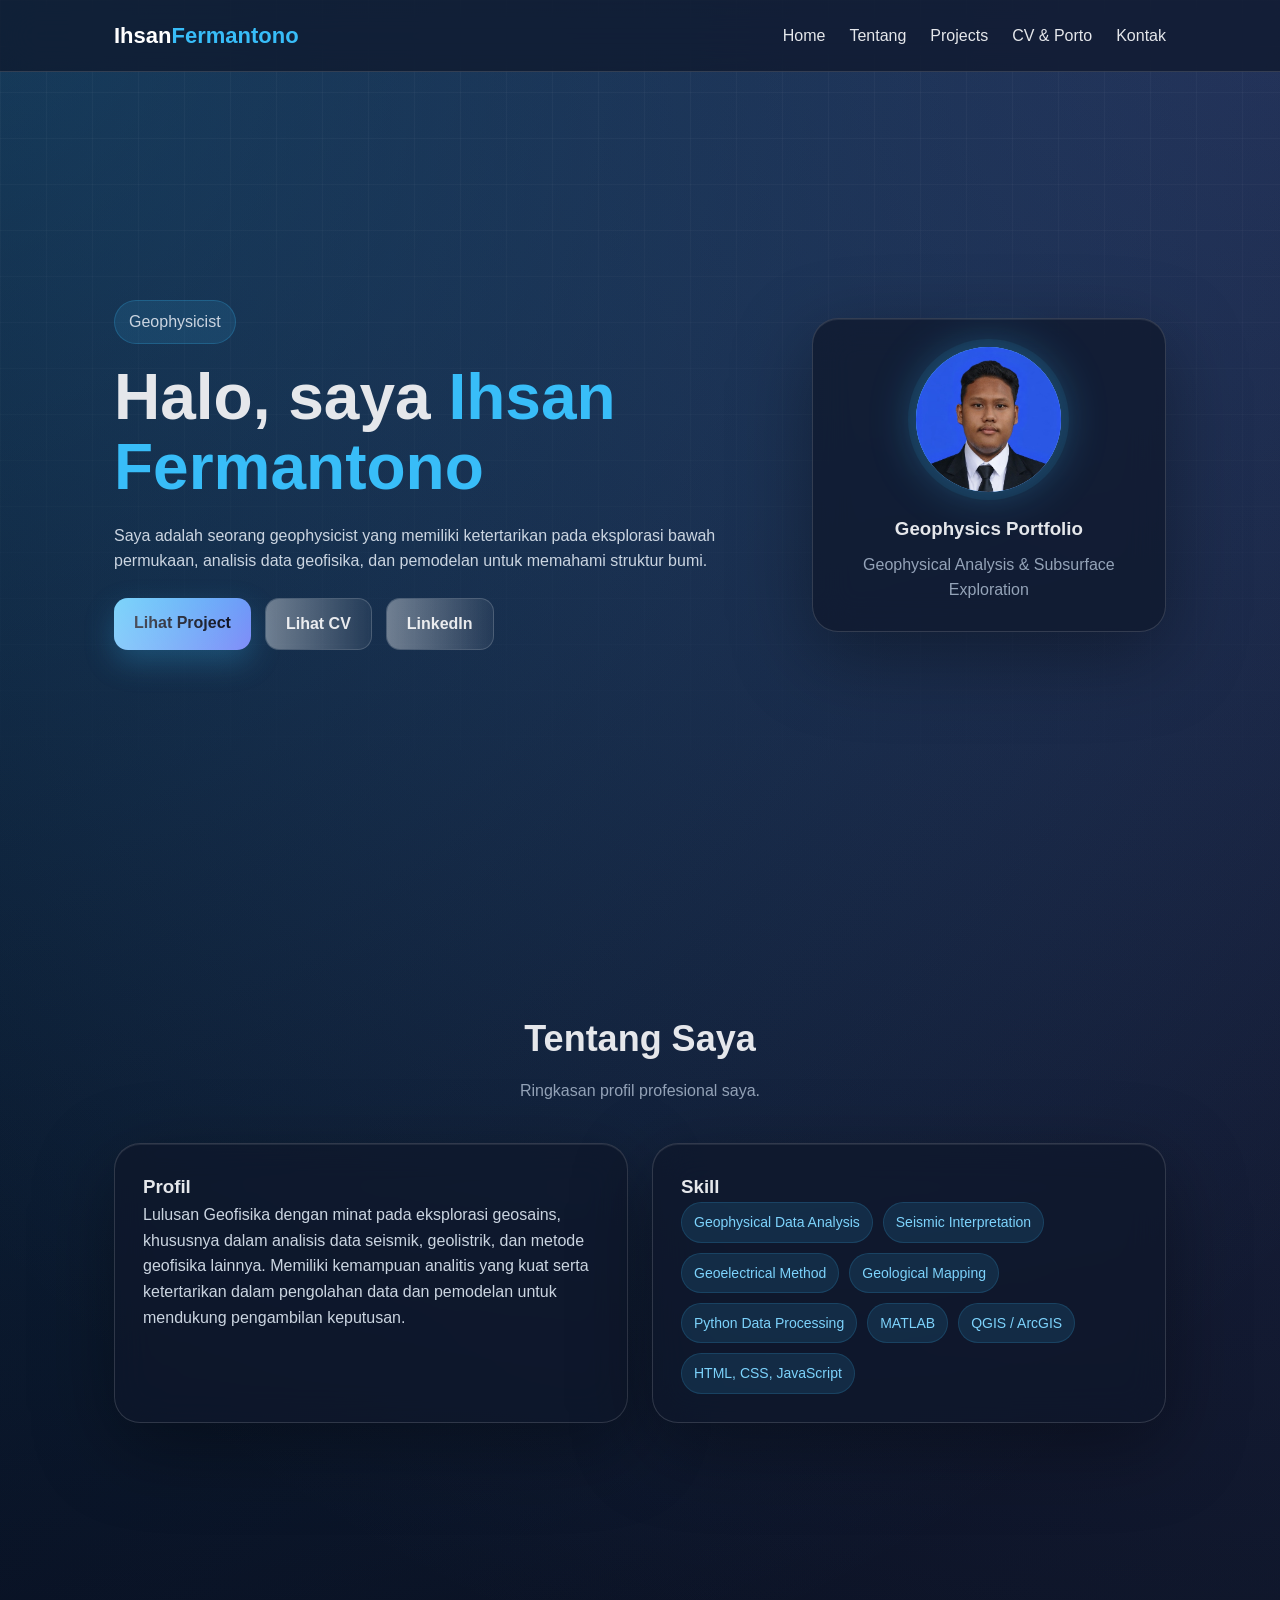
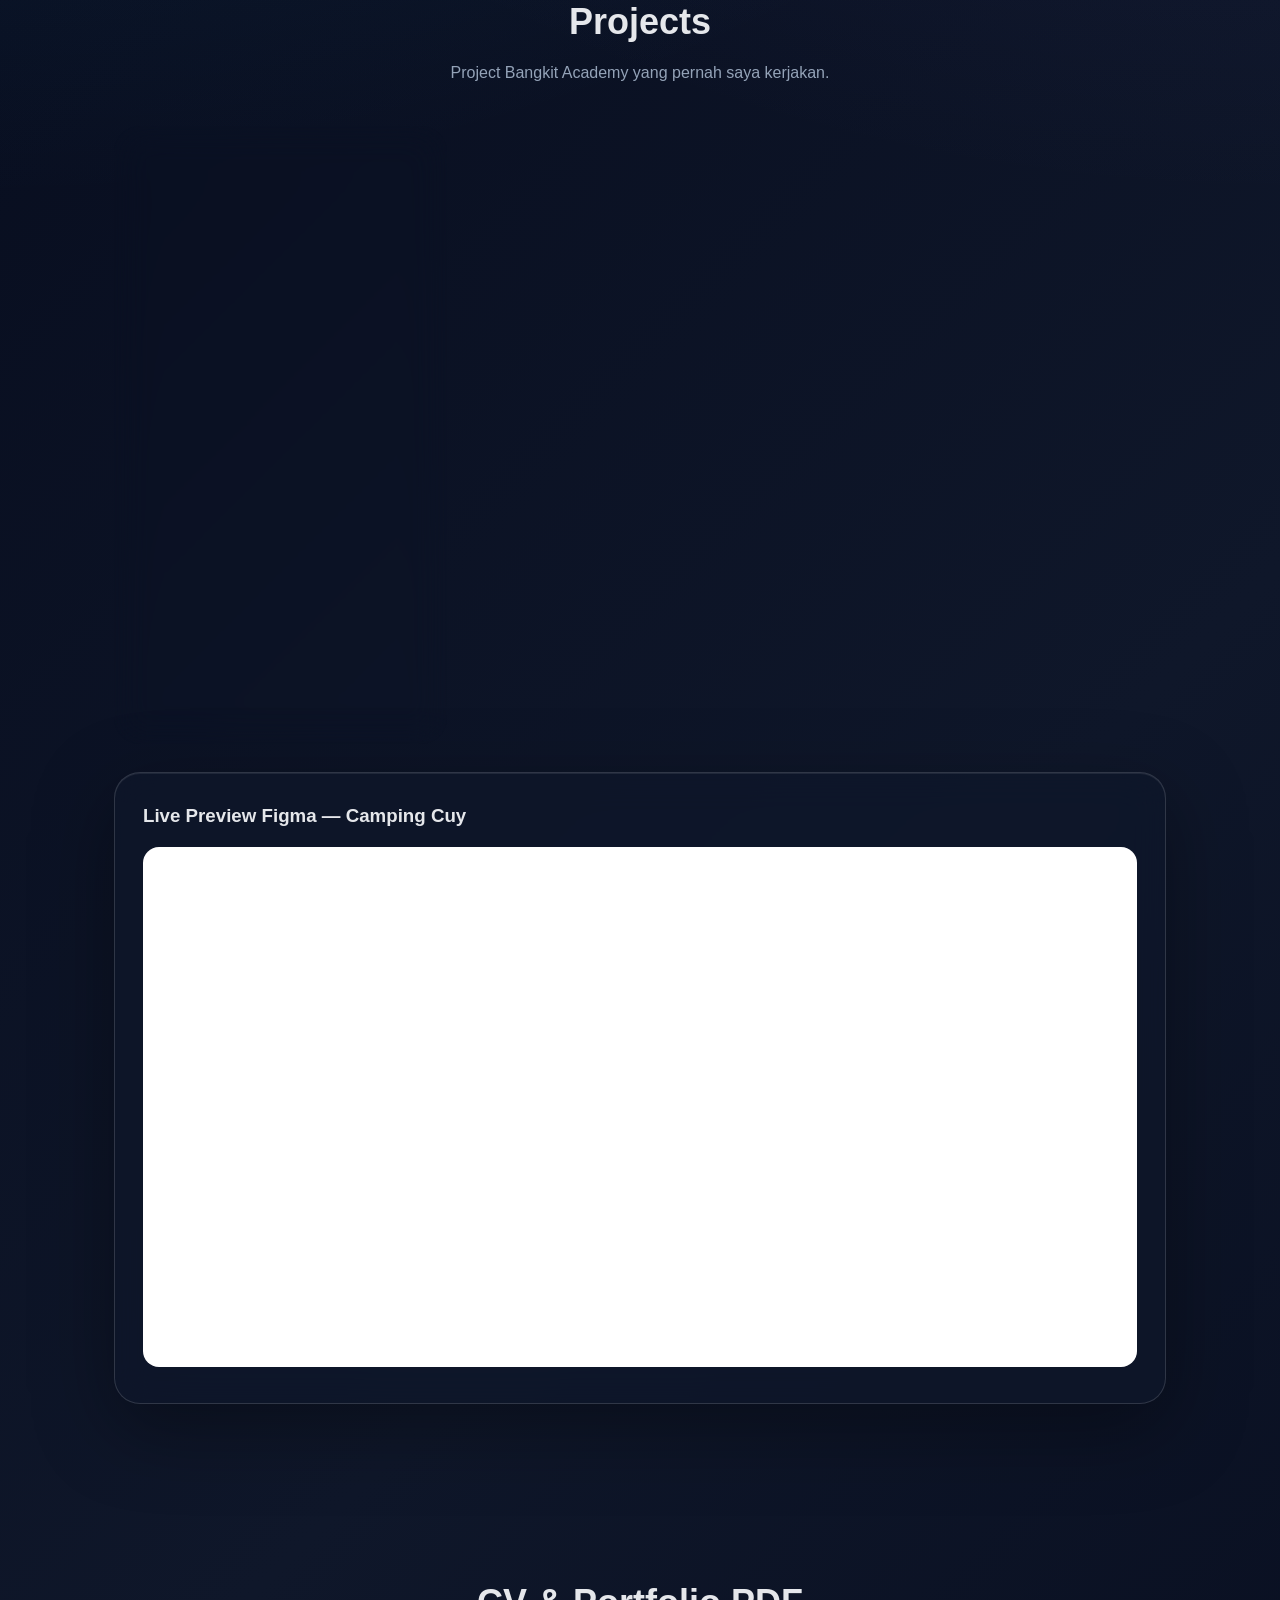
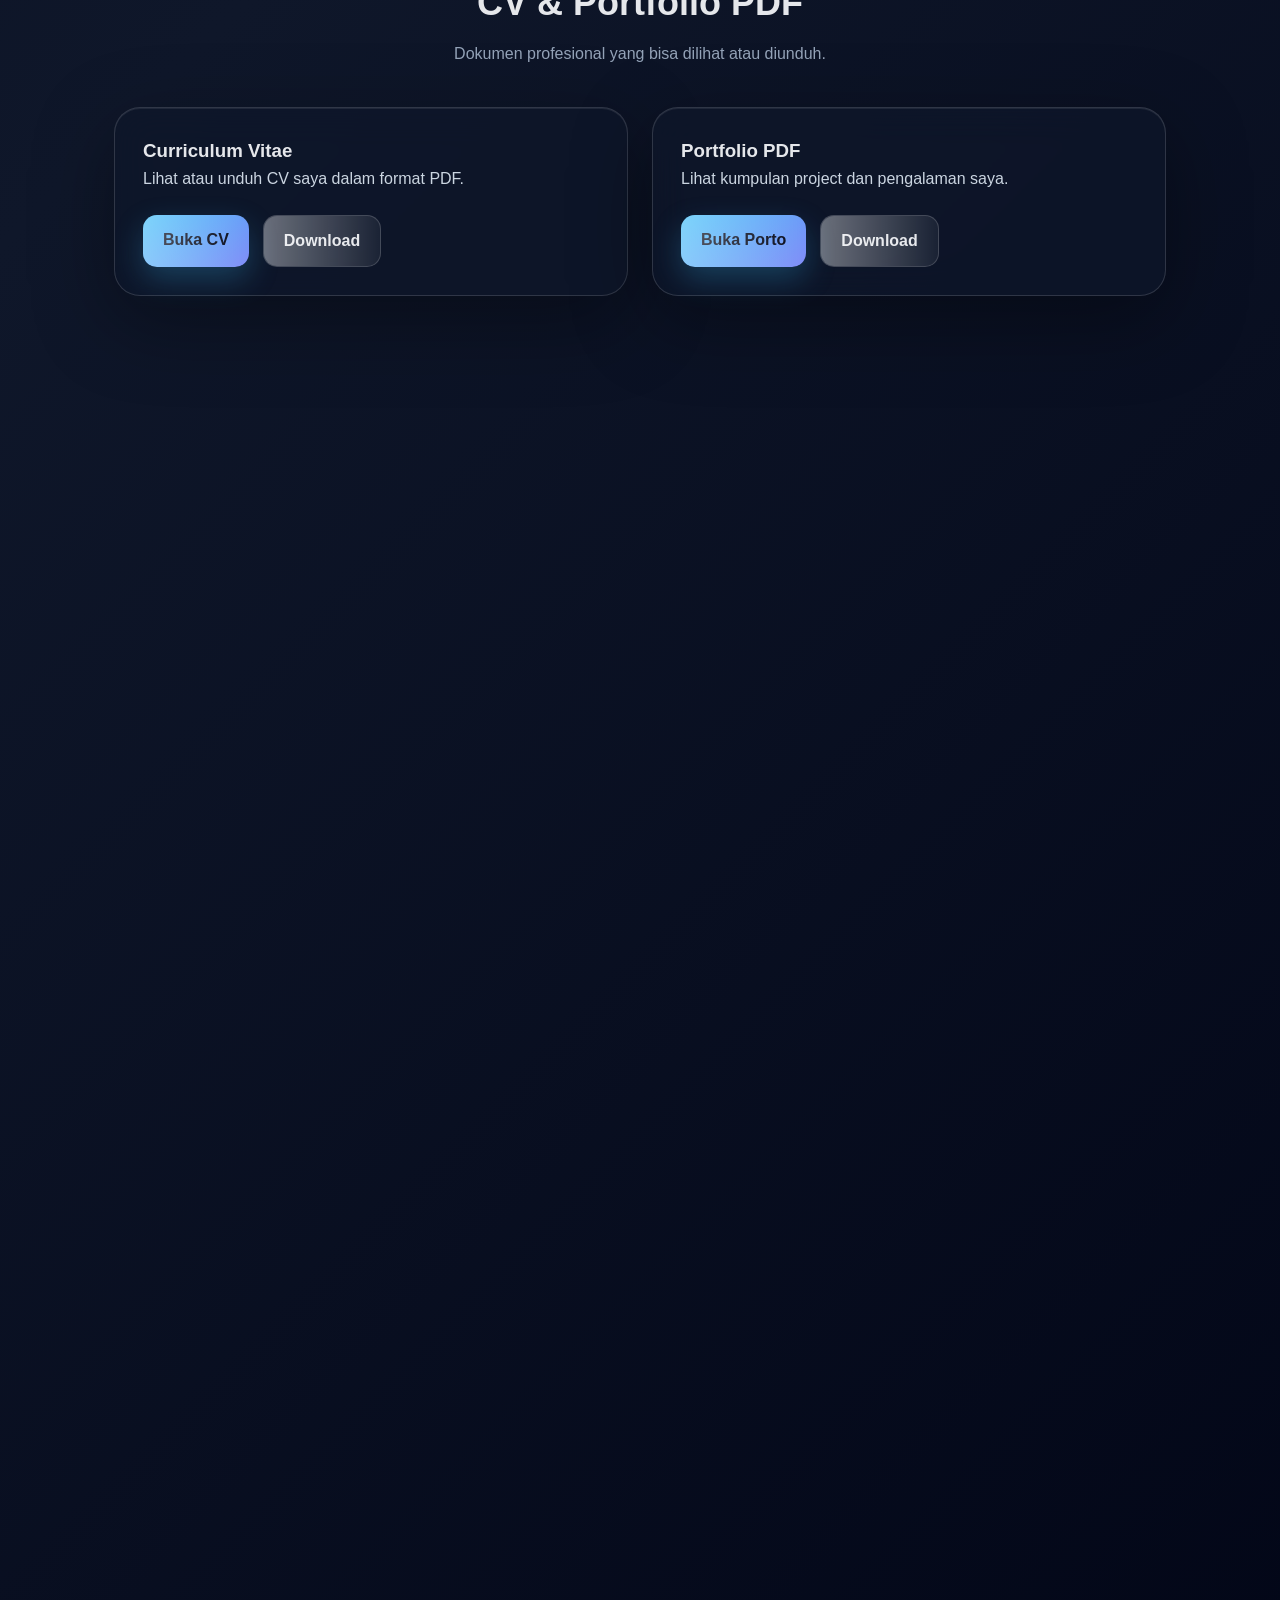
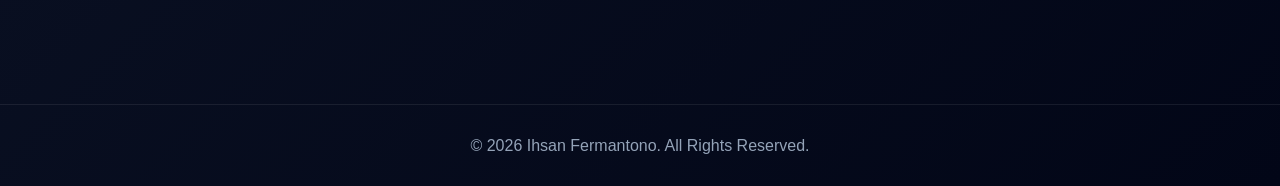
<file: index.html>
<!DOCTYPE html>
<html lang="id">
<head>
  <meta charset="UTF-8" />
  <meta name="viewport" content="width=device-width, initial-scale=1.0" />
  <title>Ihsan Fermantono | Geophysics Portfolio</title>
  <link rel="stylesheet" href="style.css" />
</head>
<body>

  <header class="header">
    <nav class="navbar">
      <h1 class="logo">Ihsan<span>Fermantono</span></h1>

      <button class="menu-toggle" id="menuToggle">☰</button>

      <ul class="nav-links" id="navLinks">
        <li><a href="#home">Home</a></li>
        <li><a href="#about">Tentang</a></li>
        <li><a href="#projects">Projects</a></li>
        <li><a href="#documents">CV & Porto</a></li>
        <li><a href="#contact">Kontak</a></li>
      </ul>
    </nav>
  </header>

  <main>

    <section id="home" class="hero section">
      <div class="hero-content reveal">
        <p class="badge">Geophysicist</p>

        <h2>Halo, saya <span>Ihsan Fermantono</span></h2>

        <p>
          Saya adalah seorang geophysicist yang memiliki ketertarikan pada eksplorasi bawah permukaan,
          analisis data geofisika, dan pemodelan untuk memahami struktur bumi.
        </p>

        <div class="hero-buttons">
          <a href="#projects" class="btn primary">Lihat Project</a>
          <a href="#documents" class="btn secondary">Lihat CV</a>
          <a href="https://www.linkedin.com/in/ihsanfermantono/" target="_blank" class="btn secondary">LinkedIn</a>
        </div>
      </div>

      <div class="hero-card reveal">
        <div class="profile-circle">
          <img src="assets/profile.jpg" alt="Foto Ihsan Fermantono" />
        </div>
        <h3>Geophysics Portfolio</h3>
        <p>Geophysical Analysis & Subsurface Exploration</p>
      </div>
    </section>

    <section id="about" class="about section">
      <div class="section-title reveal">
        <h2>Tentang Saya</h2>
        <p>Ringkasan profil profesional saya.</p>
      </div>

      <div class="about-grid">
        <div class="about-card reveal">
          <h3>Profil</h3>
          <p>
            Lulusan Geofisika dengan minat pada eksplorasi geosains, khususnya dalam analisis data seismik,
            geolistrik, dan metode geofisika lainnya. Memiliki kemampuan analitis yang kuat serta
            ketertarikan dalam pengolahan data dan pemodelan untuk mendukung pengambilan keputusan.
          </p>
        </div>

        <div class="about-card reveal">
          <h3>Skill</h3>
          <div class="skills">
            <span>Geophysical Data Analysis</span>
            <span>Seismic Interpretation</span>
            <span>Geoelectrical Method</span>
            <span>Geological Mapping</span>
            <span>Python Data Processing</span>
            <span>MATLAB</span>
            <span>QGIS / ArcGIS</span>
            <span>HTML, CSS, JavaScript</span>
          </div>
        </div>
      </div>
    </section>
    <section id="projects" class="projects section">
  <div class="section-title reveal">
    <h2>Projects</h2>
    <p>Project Bangkit Academy yang pernah saya kerjakan.</p>
  </div>

  <div class="project-grid">
    <article class="project-card active">
      <div class="project-img">
        <img src="assets/camping-cuy.png" alt="Camping Cuy Project">
      </div>

      <div class="project-content">
        <h3>Camping Cuy</h3>

        <p>
          Camping Cuy adalah aplikasi project tim Bangkit Academy yang berfokus
          pada informasi, pengalaman, dan rekomendasi aktivitas camping untuk pengguna.
        </p>

        <div class="project-tech">
          <span>Bangkit Academy</span>
          <span>Figma</span>
          <span>GitHub</span>
          <span>JavaScript</span>
        </div>

        <div class="project-actions">
          <a 
            href="https://www.figma.com/proto/aLVBN5ZYiQhvnvnqGDS69k/Camping-Cuy?page-id=0%3A1&type=design&node-id=1-55&viewport=300%2C323%2C0.5&t=v7dAYiuxGT8s8H1J-1&scaling=scale-down&starting-point-node-id=27%3A22"
            target="_blank"
            class="btn primary"
          >
            Buka Figma
          </a>

          <a 
            href="https://github.com/fermantonoihsan/camping-cuy"
            target="_blank"
            class="btn secondary"
          >
            GitHub Repo
          </a>
        </div>
      </div>
    </article>
  </div>

  <div class="figma-preview reveal">
    <h3>Live Preview Figma — Camping Cuy</h3>

    <iframe
      src="https://www.figma.com/embed?embed_host=share&url=https://www.figma.com/proto/aLVBN5ZYiQhvnvnqGDS69k/Camping-Cuy?page-id=0%3A1&type=design&node-id=1-55&viewport=300%2C323%2C0.5&t=v7dAYiuxGT8s8H1J-1&scaling=scale-down&starting-point-node-id=27%3A22"
      allowfullscreen>
    </iframe>
  </div>
</section>
    
    <section id="documents" class="documents section">
      <div class="section-title reveal">
        <h2>CV & Portfolio PDF</h2>
        <p>Dokumen profesional yang bisa dilihat atau diunduh.</p>
      </div>

      <div class="doc-grid">
        <article class="doc-card reveal">
          <h3>Curriculum Vitae</h3>
          <p>Lihat atau unduh CV saya dalam format PDF.</p>
          <div class="doc-actions">
            <a href="assets/cv.pdf" target="_blank" class="btn primary">Buka CV</a>
            <a href="assets/cv.pdf" download class="btn secondary">Download</a>
          </div>
        </article>

        <article class="doc-card reveal">
          <h3>Portfolio PDF</h3>
          <p>Lihat kumpulan project dan pengalaman saya.</p>
          <div class="doc-actions">
            <a href="assets/portofolio.pdf" target="_blank" class="btn primary">Buka Porto</a>
            <a href="assets/portofolio.pdf" download class="btn secondary">Download</a>
          </div>
        </article>
      </div>

      <div class="pdf-preview reveal">
        <h3>Preview Portfolio</h3>
        <iframe src="assets/portofolio.pdf"></iframe>
      </div>
    </section>

    <section id="contact" class="contact section">
      <div class="section-title reveal">
        <h2>Kontak</h2>
        <p>Mari terhubung dan diskusikan peluang kerja sama.</p>
      </div>

      <form class="contact-form reveal" id="contactForm">
        <input type="text" id="name" placeholder="Nama kamu" required />
        <input type="email" id="email" placeholder="Email kamu" required />
        <textarea id="message" placeholder="Pesan kamu" required></textarea>
        <button type="submit" class="btn primary">Kirim Pesan</button>
      </form>
    </section>

  </main>

  <button id="backToTop" class="back-to-top">↑</button>

  <footer class="footer">
    <p>© <span id="year"></span> Ihsan Fermantono. All Rights Reserved.</p>
  </footer>

  <script src="script.js"></script>
</body>
</html>
</file>
<file: style.css>
:root {
  --bg: #020617;
  --card: rgba(15, 23, 42, 0.72);
  --glass-border: rgba(255, 255, 255, 0.14);
  --primary: #38bdf8;
  --secondary: #818cf8;
  --text: #e5e7eb;
  --muted: #94a3b8;
}

* {
  margin: 0;
  padding: 0;
  box-sizing: border-box;
}

html {
  scroll-behavior: smooth;
}

body {
  font-family: Arial, sans-serif;
  background:
    radial-gradient(circle at top left, rgba(56, 189, 248, 0.25), transparent 35%),
    radial-gradient(circle at top right, rgba(129, 140, 248, 0.22), transparent 35%),
    linear-gradient(135deg, #020617, #0f172a 55%, #020617);
  color: var(--text);
  line-height: 1.6;
  overflow-x: hidden;
}

body::before {
  content: "";
  position: fixed;
  inset: 0;
  background-image:
    linear-gradient(rgba(255,255,255,0.035) 1px, transparent 1px),
    linear-gradient(90deg, rgba(255,255,255,0.035) 1px, transparent 1px);
  background-size: 46px 46px;
  mask-image: linear-gradient(to bottom, black, transparent);
  pointer-events: none;
  z-index: -1;
}

.header {
  position: fixed;
  width: 100%;
  top: 0;
  z-index: 1000;
  background: rgba(15, 23, 42, 0.72);
  backdrop-filter: blur(18px);
  border-bottom: 1px solid var(--glass-border);
}

.navbar {
  max-width: 1100px;
  margin: auto;
  padding: 18px 24px;
  display: flex;
  justify-content: space-between;
  align-items: center;
}

.logo {
  font-size: 22px;
  color: #fff;
}

.logo span,
.hero h2 span {
  color: var(--primary);
}

.nav-links {
  display: flex;
  list-style: none;
  gap: 24px;
}

.nav-links a {
  color: var(--text);
  text-decoration: none;
  transition: 0.3s;
}

.nav-links a:hover {
  color: var(--primary);
}

.menu-toggle {
  display: none;
  background: none;
  border: none;
  color: #fff;
  font-size: 26px;
  cursor: pointer;
}

.section {
  max-width: 1100px;
  margin: auto;
  padding: 110px 24px 60px;
}

.hero {
  min-height: 100vh;
  display: grid;
  grid-template-columns: 1.3fr 0.7fr;
  align-items: center;
  gap: 40px;
}

.badge {
  display: inline-block;
  color: var(--primary);
  background: rgba(56, 189, 248, 0.12);
  border: 1px solid rgba(56, 189, 248, 0.22);
  padding: 8px 14px;
  border-radius: 999px;
  margin-bottom: 18px;
}

.hero h2 {
  font-size: clamp(36px, 6vw, 64px);
  line-height: 1.1;
  margin-bottom: 20px;
}

.hero p {
  color: #cbd5e1;
  max-width: 620px;
}

.hero-buttons,
.doc-actions,
.project-actions {
  display: flex;
  gap: 14px;
  flex-wrap: wrap;
  margin-top: 24px;
}

.btn {
  position: relative;
  overflow: hidden;
  display: inline-block;
  padding: 12px 20px;
  border-radius: 14px;
  text-decoration: none;
  border: none;
  cursor: pointer;
  font-weight: 700;
  transition: 0.3s ease;
}

.btn::before {
  content: "";
  position: absolute;
  inset: 0;
  left: -100%;
  background: linear-gradient(
    90deg,
    transparent,
    rgba(255,255,255,0.35),
    transparent
  );
  transition: 0.5s;
}

.btn:hover::before {
  left: 100%;
}

.primary {
  background: linear-gradient(135deg, var(--primary), var(--secondary));
  color: #020617;
  box-shadow: 0 12px 30px rgba(56, 189, 248, 0.25);
}

.primary:hover {
  transform: translateY(-3px);
  box-shadow: 0 18px 45px rgba(56, 189, 248, 0.35);
}

.secondary {
  background: rgba(255, 255, 255, 0.06);
  color: var(--text);
  border: 1px solid rgba(255,255,255,0.18);
}

.secondary:hover {
  color: #fff;
  border-color: var(--primary);
  transform: translateY(-3px);
}

.hero-card,
.about-card,
.doc-card,
.contact-form,
.pdf-preview,
.figma-preview,
.project-card {
  background: var(--card);
  border: 1px solid var(--glass-border);
  border-radius: 26px;
  padding: 28px;
  backdrop-filter: blur(18px);
  -webkit-backdrop-filter: blur(18px);
  box-shadow:
    0 24px 80px rgba(0, 0, 0, 0.35),
    inset 0 1px 0 rgba(255, 255, 255, 0.08);
}

.profile-circle {
  width: 145px;
  height: 145px;
  margin: 0 auto 22px;
  border-radius: 50%;
  background: linear-gradient(135deg, var(--primary), var(--secondary));
  display: grid;
  place-items: center;
  overflow: hidden;
  position: relative;
  box-shadow:
    0 0 0 8px rgba(56, 189, 248, 0.08),
    0 0 45px rgba(56, 189, 248, 0.35);
}

.profile-circle::before {
  content: "";
  position: absolute;
  inset: -6px;
  border-radius: 50%;
  background: conic-gradient(
    from 180deg,
    var(--primary),
    var(--secondary),
    var(--primary)
  );
  z-index: -1;
  animation: spinGlow 6s linear infinite;
}

.profile-circle img {
  width: 100%;
  height: 100%;
  object-fit: cover;
}

.hero-card {
  text-align: center;
}

.hero-card h3 {
  margin-bottom: 8px;
}

.hero-card p {
  color: var(--muted);
}

.section-title {
  text-align: center;
  margin-bottom: 40px;
}

.section-title h2 {
  font-size: 36px;
  margin-bottom: 10px;
}

.section-title p {
  color: var(--muted);
}

.about-grid,
.doc-grid {
  display: grid;
  grid-template-columns: repeat(2, 1fr);
  gap: 24px;
}

.about-card p,
.doc-card p {
  color: #cbd5e1;
}

.skills {
  display: flex;
  flex-wrap: wrap;
  gap: 10px;
}

.skills span,
.project-tech span {
  background: rgba(56, 189, 248, 0.12);
  color: #7dd3fc;
  border: 1px solid rgba(56, 189, 248, 0.16);
  padding: 8px 12px;
  border-radius: 999px;
  font-size: 14px;
}

.project-grid {
  display: grid;
  grid-template-columns: repeat(3, 1fr);
  gap: 26px;
}

.loading-text {
  color: var(--muted);
  text-align: center;
  grid-column: 1 / -1;
}

.project-card {
  overflow: hidden;
  position: relative;
  transform: translateY(40px) scale(0.96);
  opacity: 0;
  transition: 0.7s ease;
}

.project-card.active {
  transform: translateY(0) scale(1);
  opacity: 1;
}

.project-img {
  width: calc(100% + 56px);
  margin: -28px -28px 0;
  height: 190px;
  background: linear-gradient(135deg, var(--primary), var(--secondary));
  display: grid;
  place-items: center;
  overflow: hidden;
}

.project-img img {
  width: 100%;
  height: 100%;
  object-fit: cover;
}

.project-placeholder {
  font-size: 42px;
  font-weight: bold;
  color: white;
}

.project-content {
  padding-top: 24px;
}

.project-content h3 {
  font-size: 22px;
  margin-bottom: 10px;
  color: #fff;
}

.project-content p {
  color: #cbd5e1;
  font-size: 14px;
  margin-bottom: 18px;
}

.project-tech {
  display: flex;
  flex-wrap: wrap;
  gap: 8px;
}

.project-tech span {
  font-size: 12px;
}

.about-card,
.doc-card,
.project-card,
.pdf-preview,
.figma-preview {
  transition: 0.35s ease;
}

.about-card:hover,
.doc-card:hover,
.project-card:hover,
.pdf-preview:hover,
.figma-preview:hover {
  transform: translateY(-8px);
  border-color: rgba(56, 189, 248, 0.55);
  box-shadow:
    0 28px 90px rgba(56, 189, 248, 0.14),
    inset 0 1px 0 rgba(255, 255, 255, 0.1);
}

.pdf-preview,
.figma-preview {
  margin-top: 28px;
}

.pdf-preview h3,
.figma-preview h3 {
  margin-bottom: 16px;
}

.pdf-preview iframe,
.figma-preview iframe {
  width: 100%;
  height: 520px;
  border: none;
  border-radius: 16px;
  background: #fff;
}

.contact-form {
  max-width: 650px;
  margin: auto;
  display: grid;
  gap: 16px;
}

.contact-form input,
.contact-form textarea {
  width: 100%;
  padding: 14px 16px;
  border-radius: 12px;
  border: 1px solid rgba(255,255,255,0.16);
  background: rgba(2, 6, 23, 0.7);
  color: #fff;
  outline: none;
}

.contact-form textarea {
  min-height: 150px;
  resize: vertical;
}

.contact-form input:focus,
.contact-form textarea:focus {
  border-color: var(--primary);
}

.back-to-top {
  position: fixed;
  right: 22px;
  bottom: 22px;
  width: 45px;
  height: 45px;
  border-radius: 50%;
  border: none;
  background: linear-gradient(135deg, var(--primary), var(--secondary));
  color: #020617;
  font-size: 22px;
  cursor: pointer;
  display: none;
  box-shadow: 0 15px 35px rgba(56, 189, 248, 0.3);
}

.back-to-top.show {
  display: block;
}

.footer {
  text-align: center;
  padding: 28px;
  color: var(--muted);
  border-top: 1px solid rgba(255, 255, 255, 0.08);
}

.reveal {
  opacity: 0;
  transform: translateY(42px) scale(0.96);
  filter: blur(8px);
  transition:
    opacity 0.8s ease,
    transform 0.8s ease,
    filter 0.8s ease;
}

.reveal.active {
  opacity: 1;
  transform: translateY(0) scale(1);
  filter: blur(0);
}

.hero-content.reveal.active {
  animation: slideHero 0.9s ease both;
}

.hero-card.reveal.active {
  animation: floatCard 4s ease-in-out infinite;
}

@keyframes slideHero {
  from {
    opacity: 0;
    transform: translateX(-45px);
  }

  to {
    opacity: 1;
    transform: translateX(0);
  }
}

@keyframes floatCard {
  0%, 100% {
    transform: translateY(0);
  }

  50% {
    transform: translateY(-14px);
  }
}

@keyframes spinGlow {
  to {
    transform: rotate(360deg);
  }
}

@media (max-width: 900px) {
  .project-grid {
    grid-template-columns: repeat(2, 1fr);
  }
}

@media (max-width: 768px) {
  .menu-toggle {
    display: block;
  }

  .nav-links {
    position: absolute;
    top: 70px;
    right: 24px;
    left: 24px;
    display: none;
    flex-direction: column;
    background: rgba(2, 6, 23, 0.95);
    padding: 22px;
    border-radius: 16px;
    border: 1px solid var(--glass-border);
    backdrop-filter: blur(18px);
  }

  .nav-links.active {
    display: flex;
  }

  .hero,
  .about-grid,
  .doc-grid {
    grid-template-columns: 1fr;
  }

  .hero {
    text-align: center;
  }

  .hero-buttons,
  .doc-actions,
  .project-actions {
    justify-content: center;
  }

  .pdf-preview iframe,
  .figma-preview iframe {
    height: 420px;
  }
}

@media (max-width: 600px) {
  .project-grid {
    grid-template-columns: 1fr;
  }
}
</file>
